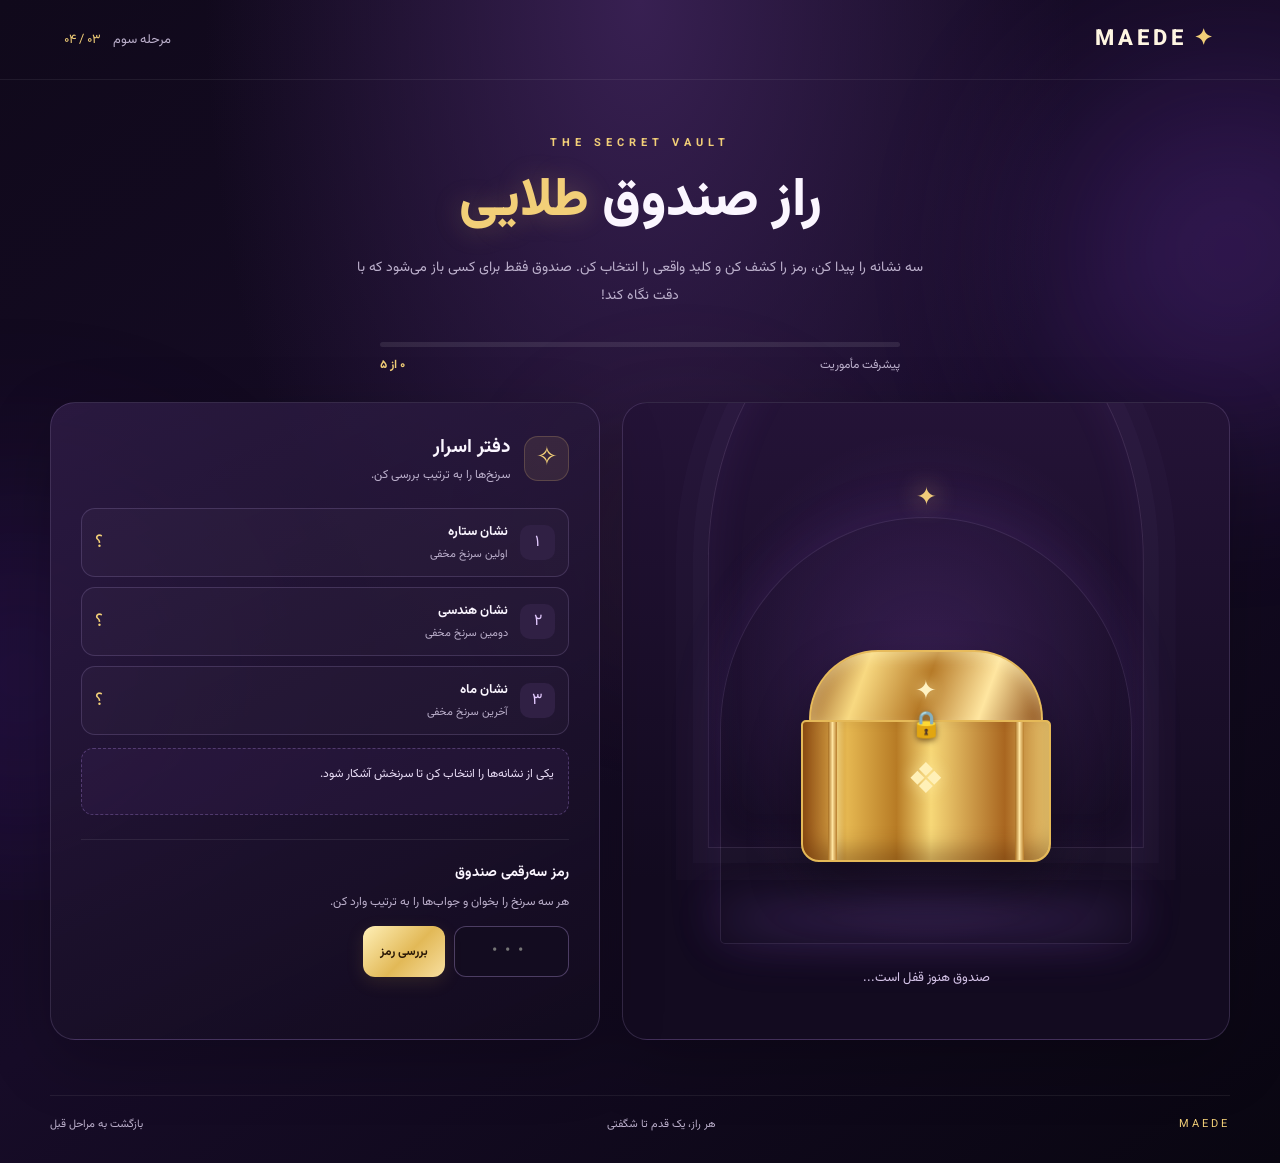
<file: stage3.html>
<!DOCTYPE html>
<html lang="fa" dir="rtl">
<head>
  <meta charset="UTF-8">
  <meta name="viewport" content="width=device-width, initial-scale=1.0">
  <title>راز صندوق طلایی | MAEDE</title>
  <link rel="stylesheet" href="stage3.css">
  <script src="stage3.js" defer></script>
  <link rel="stylesheet" href="maede-plus.css">
  <script src="maede-plus.js" defer></script>
</head>
<body>
  <div class="magic-bg" aria-hidden="true">
    <div class="orb orb-one"></div>
    <div class="orb orb-two"></div>
    <div class="orb orb-three"></div>
  </div>
  <div id="particles" aria-hidden="true"></div>

  <header class="topbar">
    <a class="brand" href="index.html">MAEDE<span>✦</span></a>
    <div class="stage-label">مرحله سوم <span>۰۳ / ۰۴</span></div>
  </header>

  <main class="game">
    <section class="intro">
      <div class="eyebrow">THE SECRET VAULT</div>
      <h1>راز صندوق <span>طلایی</span></h1>
      <p>
        سه نشانه را پیدا کن، رمز را کشف کن و کلید واقعی را انتخاب کن.
        صندوق فقط برای کسی باز می‌شود که با دقت نگاه کند!
      </p>
    </section>

    <section class="progress-wrap" aria-label="پیشرفت بازی">
      <div class="progress-track">
        <div id="progressBar" class="progress-fill"></div>
      </div>
      <div class="progress-text">
        <span>پیشرفت مأموریت</span>
        <strong id="progressLabel">۰ از ۵</strong>
      </div>
    </section>

    <section class="vault-layout">
      <div class="vault-scene">
        <div class="moon">✦</div>
        <div class="arch"></div>

        <div class="chest" id="chest" aria-label="صندوق طلایی">
          <div class="chest-lid">
            <div class="lid-gem">✦</div>
          </div>
          <div class="chest-body">
            <div class="chest-ornament">❖</div>
            <div class="chest-lock" id="chestLock">🔒</div>
          </div>
          <div class="chest-glow"></div>
        </div>

        <div class="floor-glow"></div>
        <div class="scene-caption" id="sceneCaption">
          صندوق هنوز قفل است...
        </div>
      </div>

      <div class="mission-panel">
        <div class="panel-heading">
          <span class="panel-icon">✧</span>
          <div>
            <h2>دفتر اسرار</h2>
            <p>سرنخ‌ها را به ترتیب بررسی کن.</p>
          </div>
        </div>

        <div class="clues">
          <button class="clue-card" data-clue="0" type="button">
            <span class="clue-number">۱</span>
            <span class="clue-info">
              <strong>نشان ستاره</strong>
              <small>اولین سرنخ مخفی</small>
            </span>
            <span class="clue-status">؟</span>
          </button>

          <button class="clue-card" data-clue="1" type="button">
            <span class="clue-number">۲</span>
            <span class="clue-info">
              <strong>نشان هندسی</strong>
              <small>دومین سرنخ مخفی</small>
            </span>
            <span class="clue-status">؟</span>
          </button>

          <button class="clue-card" data-clue="2" type="button">
            <span class="clue-number">۳</span>
            <span class="clue-info">
              <strong>نشان ماه</strong>
              <small>آخرین سرنخ مخفی</small>
            </span>
            <span class="clue-status">؟</span>
          </button>
        </div>

        <div class="clue-reveal" id="clueReveal" aria-live="polite">
          یکی از نشانه‌ها را انتخاب کن تا سرنخش آشکار شود.
        </div>

        <div class="puzzle-section">
          <label for="vaultCode">رمز سه‌رقمی صندوق</label>
          <p class="puzzle-hint">
            هر سه سرنخ را بخوان و جواب‌ها را به ترتیب وارد کن.
          </p>
          <div class="code-row">
            <input
              id="vaultCode"
              type="text"
              inputmode="numeric"
              maxlength="3"
              placeholder="•••"
              autocomplete="off"
              aria-label="رمز سه‌رقمی صندوق"
            >
            <button id="checkCode" class="gold-button" type="button">
              بررسی رمز
            </button>
          </div>
          <p id="codeMessage" class="message" aria-live="polite"></p>
        </div>

        <div id="keySection" class="key-section hidden">
          <h3>قفل باز شده؛ کلید نهایی را انتخاب کن</h3>
          <p>نگهبان صندوق این پیام را گذاشته:</p>
          <blockquote>
            «کلید من نه به رنگ شب است و نه به رنگ ماه؛
            رنگش مانند خورشید و گنج است.»
          </blockquote>
          <div class="key-options">
            <button class="key-option" data-key="silver" type="button">
              <span>🗝️</span>
              <strong>کلید نقره‌ای</strong>
            </button>
            <button class="key-option" data-key="gold" type="button">
              <span>🔑</span>
              <strong>کلید طلایی</strong>
            </button>
            <button class="key-option" data-key="purple" type="button">
              <span>🗝️</span>
              <strong>کلید بنفش</strong>
            </button>
          </div>
          <p id="keyMessage" class="message" aria-live="polite"></p>
        </div>

        <div id="reward" class="reward hidden" aria-live="polite">
          <div class="reward-sparkle">✦ ✧ ✦</div>
          <h2>صندوق باز شد!</h2>
          <p>
            آفرین! با دقت و هوش خودت راز اتاق را کشف کردی.
            یک سورپرایز دیگر در انتظار توست...
          </p>
          <div class="reward-seal">MAEDE</div>
          <button id="finishButton" class="gold-button finish-button" type="button">
            دیدن پایان این مرحله
          </button>
          <p id="finishMessage" class="message"></p>
        </div>
      </div>
      

    </section>

    <footer class="footer">
      <span>MAEDE</span>
      <span>هر راز، یک قدم تا شگفتی</span>
      <a href="index.html">بازگشت به مراحل قبل</a>
    </footer>
  </main>
</body>
</html>
</file>
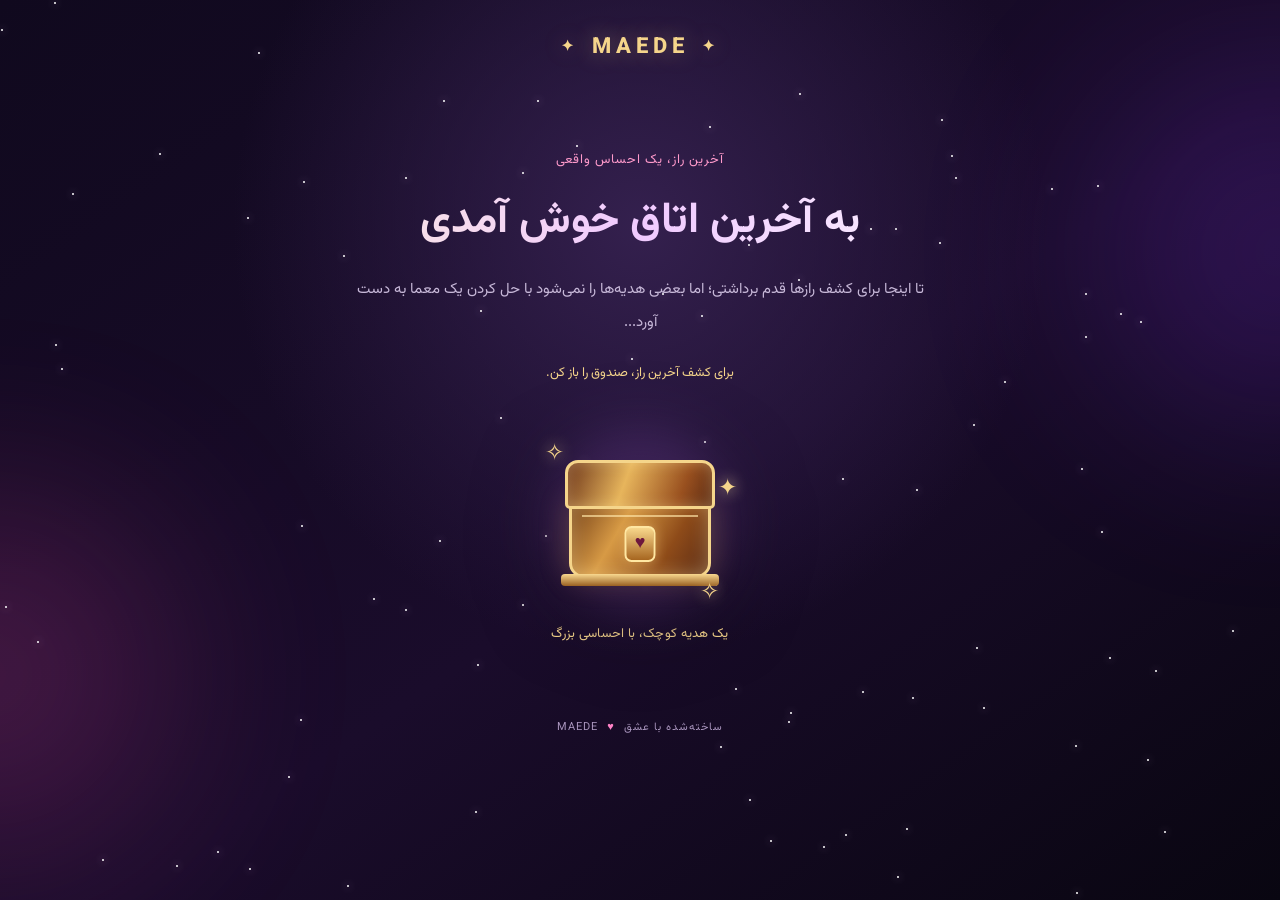
<file: stage4.html>
<!DOCTYPE html>
<html lang="fa" dir="rtl">
<head>
    <meta charset="UTF-8">
    <meta name="viewport" content="width=device-width, initial-scale=1.0">
    <meta name="theme-color" content="#10091e">
    <title>MAEDE | اتاق آخر</title>

    <link rel="stylesheet" href="stage4.css">
    <script src="stage4.js" defer></script>
  <link rel="stylesheet" href="maede-plus.css">
  <script src="maede-plus.js" defer></script>
</head>
<body>

    <div class="background-glow glow-one"></div>
    <div class="background-glow glow-two"></div>
    <div class="stars" id="stars"></div>
    <div class="hearts" id="hearts"></div>

    <main class="final-room">
        <header class="brand">
            <span class="brand-symbol">✦</span>
            <span>MAEDE</span>
            <span class="brand-symbol">✦</span>
        </header>

        <section class="intro" id="intro">
            <p class="eyebrow">آخرین راز، یک احساس واقعی</p>
            <h1>به آخرین اتاق خوش آمدی</h1>
            <p class="intro-text">
                تا اینجا برای کشف رازها قدم برداشتی؛
                اما بعضی هدیه‌ها را نمی‌شود با حل کردن یک معما به دست آورد...
            </p>
            <p class="intro-hint">برای کشف آخرین راز، صندوق را باز کن.</p>

            <button class="chest-button" id="chestButton"
                    type="button" aria-label="باز کردن صندوق هدیه">
                <span class="chest-aura"></span>
                <span class="chest-lid"></span>
                <span class="chest-body">
                    <span class="chest-lock">♥</span>
                </span>
                <span class="chest-base"></span>
                <span class="chest-sparkle sparkle-one">✧</span>
                <span class="chest-sparkle sparkle-two">✦</span>
                <span class="chest-sparkle sparkle-three">✧</span>
            </button>

            <p class="chest-caption" id="chestCaption">
                یک هدیه کوچک، با احساسی بزرگ
            </p>
        </section>

        <section class="letter-section" id="letterSection" hidden>
            <div class="letter-card">
                <div class="letter-top">✦ یک پیام از قلب MAEDE ✦</div>

                <div class="letter-heart">♡</div>

                <h2>برای کسی که این لحظه را می‌خواند...</h2>

                <p class="letter-message" id="letterMessage"></p>

                <div class="letter-divider">
                    <span>♥</span>
                </div>

                <p class="signature">با تمام احساسی که در این کلمات جا می‌شود...</p>

                <button class="primary-button" id="editButton" type="button">
                    ویرایش پیام نهایی
                </button>

                <button class="secondary-button" id="replayButton" type="button">
                    تماشای دوباره لحظه باز شدن هدیه
                </button>
            </div>
        </section>

        <section class="editor-section" id="editorSection" hidden>
            <div class="editor-card">
                <span class="editor-icon">✍</span>
                <h2>پیامت را با احساس خودت بنویس</h2>
                <p>
                    این متن کاملاً متعلق به توست. هر چیزی که دوست داری،
                    اینجا بنویس و پیش‌نمایش آن را ببین.
                </p>

                <label for="messageInput">متن پیام عاشقانه</label>
                <textarea id="messageInput" rows="7"
                    maxlength="3000"
                    placeholder="پیام خودت را اینجا بنویس..."></textarea>

                <div class="editor-actions">
                    <button class="primary-button" id="saveButton" type="button">
                        ذخیره و نمایش پیام
                    </button>
                    <button class="secondary-button" id="cancelButton" type="button">
                        انصراف
                    </button>
                    <button class="text-button" id="resetButton" type="button">
                        بازگردانی متن اولیه
                    </button>
                </div>

                <p class="save-status" id="saveStatus" aria-live="polite"></p>
            </div>
        </section>

        <footer class="footer">
            <span>ساخته‌شده با عشق</span>
            <span class="footer-heart">♥</span>
            <span>MAEDE</span>
        </footer>
    </main>

</body>
</html>
</file>
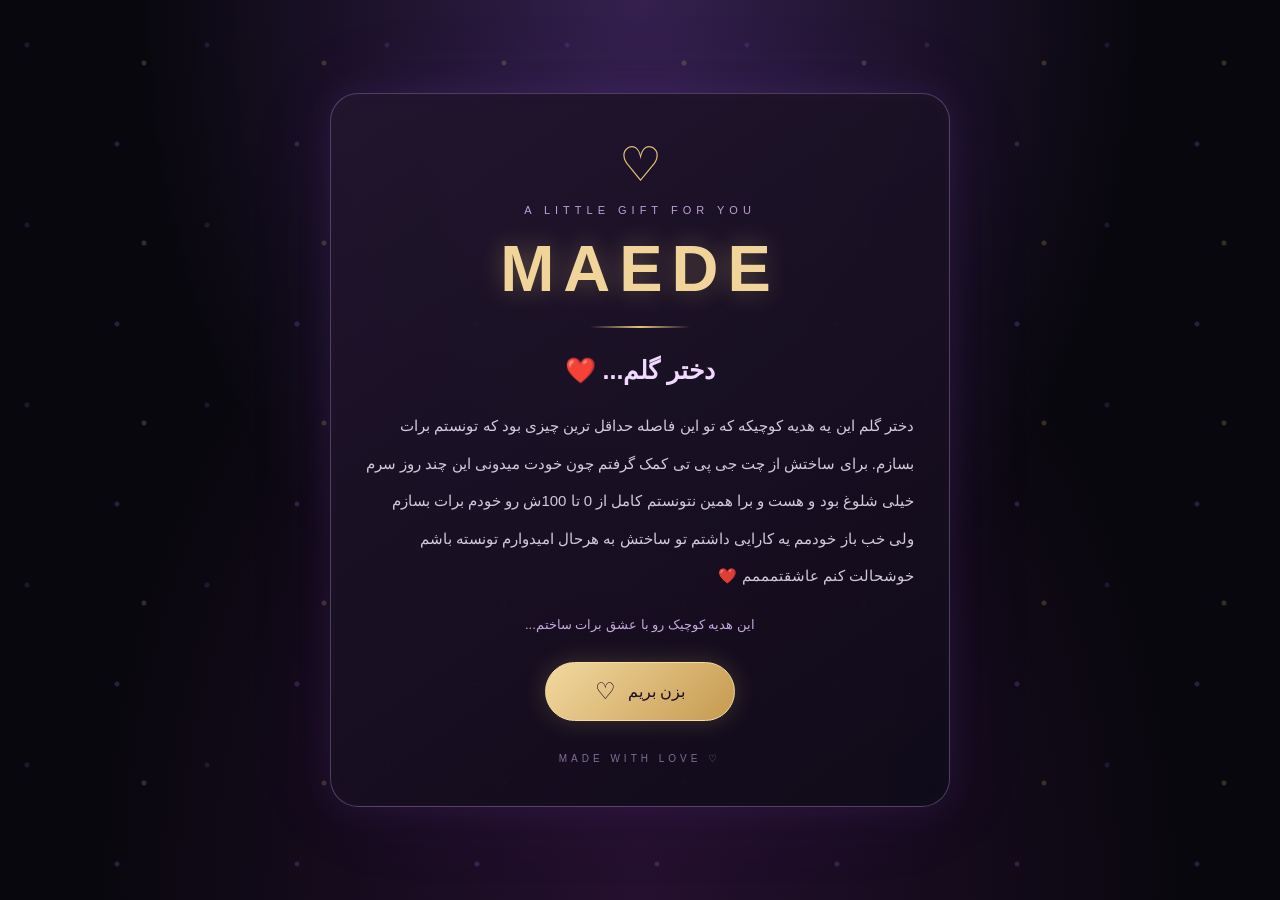
<file: welcome.html>
<!DOCTYPE html>
<html lang="fa" dir="rtl">
<head>
    <meta charset="UTF-8">
    <meta name="viewport" content="width=device-width, initial-scale=1.0">
    <title>یک هدیه برای تو | MAEDE</title>

    <link rel="stylesheet" href="welcome.css">
    <script src="welcome.js" defer></script>
  <link rel="stylesheet" href="maede-plus.css">
  <script src="maede-plus.js" defer></script>
</head>
<body>

    <div class="stars"></div>

    <main class="welcome-card">
        <div class="heart">♡</div>

        <p class="eyebrow">A LITTLE GIFT FOR YOU</p>

        <h1>MAEDE</h1>

        <div class="gold-line"></div>

        <h2>دختر گلم... ❤️</h2>

        <div class="message">
            دختر گلم این یه هدیه کوچیکه که تو این فاصله
            حداقل ترین چیزی بود که تونستم برات بسازم.
            برای ساختش از چت جی پی تی کمک گرفتم چون خودت
            میدونی این چند روز سرم خیلی شلوغ بود و هست و
            برا همین نتونستم کامل از 0 تا 100ش رو خودم
            برات بسازم ولی خب باز خودمم یه کارایی داشتم
            تو ساختش به هرحال امیدوارم تونسته باشم
            خوشحالت کنم عاشقتمممم ❤️
        </div>

        <p class="small-message">
            این هدیه کوچیک رو با عشق برات ساختم...
        </p>

        <button id="startButton">
            <span>بزن بریم</span>
            <span class="button-heart">♡</span>
        </button>

        <p class="footer">MADE WITH LOVE ♡</p>
    </main>

</body>
</html>
</file>
<file: stage3.css>
@import url('https://fonts.googleapis.com/css2?family=Vazirmatn:wght@400;500;600;700;800&display=swap');

:root {
  --bg: #10091b;
  --panel: rgba(31, 19, 48, 0.88);
  --purple: #bd8cff;
  --purple-light: #e3caff;
  --gold: #f2cf78;
  --gold-dark: #a86c22;
  --muted: #bcb0cc;
  --border: rgba(215, 184, 255, 0.17);
}

* {
  box-sizing: border-box;
}

html {
  scroll-behavior: smooth;
}

body {
  margin: 0;
  min-height: 100vh;
  color: #fbf6ff;
  background:
    radial-gradient(ellipse at 50% 0%, #382052 0%, transparent 48%),
    linear-gradient(145deg, #10091b, #170c28 52%, #090611);
  font-family: "Vazirmatn", Tahoma, sans-serif;
  overflow-x: hidden;
}

button, input {
  font: inherit;
}

button, a {
  -webkit-tap-highlight-color: transparent;
}

button {
  color: inherit;
}

a {
  color: inherit;
  text-decoration: none;
}

.magic-bg {
  position: fixed;
  inset: 0;
  z-index: -2;
  overflow: hidden;
  pointer-events: none;
}

.orb {
  position: absolute;
  width: 360px;
  height: 360px;
  border-radius: 50%;
  filter: blur(100px);
  opacity: .2;
  animation: drift 11s ease-in-out infinite alternate;
}

.orb-one {
  top: 8%;
  right: -130px;
  background: #a24cff;
}

.orb-two {
  bottom: 5%;
  left: -160px;
  background: #5925a7;
  animation-delay: -4s;
}

.orb-three {
  top: 48%;
  left: 45%;
  width: 220px;
  height: 220px;
  background: #d9a84e;
  opacity: .08;
  animation-delay: -7s;
}

#particles {
  position: fixed;
  inset: 0;
  z-index: -1;
  pointer-events: none;
  overflow: hidden;
}

.particle {
  position: absolute;
  bottom: -25px;
  color: var(--purple-light);
  opacity: 0;
  text-shadow: 0 0 12px #c79aff;
  animation: float-up var(--duration, 8s) linear forwards;
}

.topbar {
  display: flex;
  justify-content: space-between;
  align-items: center;
  gap: 16px;
  padding: 22px clamp(18px, 5vw, 70px);
  border-bottom: 1px solid rgba(255,255,255,.07);
}

.brand {
  direction: ltr;
  font-size: 22px;
  font-weight: 800;
  letter-spacing: 4px;
  color: #fff6e2;
}

.brand span {
  color: var(--gold);
  margin-left: 7px;
}

.stage-label {
  color: var(--muted);
  font-size: 13px;
}

.stage-label span {
  margin-right: 9px;
  color: var(--gold);
}

.game {
  width: min(1180px, calc(100% - 32px));
  margin: 0 auto;
}

.intro {
  max-width: 760px;
  margin: 55px auto 32px;
  text-align: center;
}

.eyebrow {
  color: var(--gold);
  font-size: 11px;
  font-weight: 700;
  letter-spacing: 5px;
  direction: ltr;
}

.intro h1 {
  margin: 13px 0;
  font-size: clamp(32px, 5vw, 54px);
  line-height: 1.4;
  font-weight: 800;
}

.intro h1 span {
  color: var(--gold);
  text-shadow: 0 0 28px rgba(242,207,120,.25);
}

.intro p {
  max-width: 580px;
  margin: 0 auto;
  color: var(--muted);
  line-height: 2;
  font-size: 14px;
}

.progress-wrap {
  width: min(520px, 100%);
  margin: 0 auto 28px;
}

.progress-track {
  height: 5px;
  border-radius: 10px;
  background: rgba(255,255,255,.09);
  overflow: hidden;
}

.progress-fill {
  width: 0;
  height: 100%;
  border-radius: inherit;
  background: linear-gradient(90deg, #a65dff, var(--gold));
  box-shadow: 0 0 14px rgba(203,146,255,.7);
  transition: width .5s ease;
}

.progress-text {
  display: flex;
  justify-content: space-between;
  margin-top: 9px;
  color: var(--muted);
  font-size: 12px;
}

.progress-text strong {
  color: var(--gold);
}

.vault-layout {
  display: grid;
  grid-template-columns: minmax(0, 1.05fr) minmax(0, .95fr);
  gap: 22px;
  align-items: stretch;
  margin-bottom: 55px;
}

.vault-scene,
.mission-panel {
  position: relative;
  min-width: 0;
  overflow: hidden;
  border: 1px solid var(--border);
  border-radius: 25px;
  background: linear-gradient(155deg, rgba(49,30,73,.75), rgba(18,11,30,.96));
  box-shadow: 0 20px 65px rgba(0,0,0,.22);
}

.vault-scene {
  min-height: 590px;
  display: flex;
  align-items: center;
  justify-content: center;
  flex-direction: column;
  isolation: isolate;
  background:
    radial-gradient(ellipse at 50% 45%, rgba(139,78,195,.25), transparent 52%),
    linear-gradient(180deg, #241337, #130b20 75%);
}

.vault-scene::before {
  content: "";
  position: absolute;
  top: -20%;
  left: 50%;
  width: 72%;
  height: 90%;
  transform: translateX(-50%);
  border: 1px solid rgba(226,190,255,.14);
  border-radius: 50% 50% 0 0;
  box-shadow:
    0 0 0 15px rgba(200,158,255,.025),
    0 0 0 32px rgba(200,158,255,.02),
    inset 0 0 40px rgba(163,100,235,.08);
  z-index: -1;
}

.arch {
  position: absolute;
  width: 68%;
  height: 67%;
  bottom: 15%;
  border: 1px solid rgba(212,180,255,.12);
  border-radius: 50% 50% 5px 5px;
  box-shadow: 0 0 55px rgba(143,77,213,.12);
}

.moon {
  position: absolute;
  top: 12%;
  color: var(--gold);
  font-size: 25px;
  text-shadow: 0 0 25px var(--gold);
  animation: twinkle 2.4s ease-in-out infinite;
}

.chest {
  position: relative;
  z-index: 2;
  width: min(250px, 68%);
  margin-top: 70px;
  filter: drop-shadow(0 25px 25px rgba(0,0,0,.4));
  transition: transform .5s ease, filter .5s ease;
}

.chest-lid {
  position: relative;
  height: 72px;
  margin: 0 8px -2px;
  border: 2px solid #e7bb5c;
  border-bottom: 0;
  border-radius: 95px 95px 4px 4px;
  background: linear-gradient(110deg, #8c4d17, #f8d981 24%, #b67a28 50%, #ffe6a0 75%, #8a4b16);
  box-shadow: inset 0 5px 13px rgba(255,244,192,.4);
  transform-origin: bottom;
  transition: transform .9s cubic-bezier(.2,.8,.2,1);
}

.lid-gem {
  position: absolute;
  left: 50%;
  top: 20px;
  transform: translateX(-50%);
  color: #fff2c2;
  font-size: 26px;
  text-shadow: 0 0 13px #fff0ad;
}

.chest-body {
  position: relative;
  height: 142px;
  border: 2px solid #e5b958;
  border-radius: 5px 5px 18px 18px;
  background:
    linear-gradient(90deg, transparent 13%, rgba(255,235,155,.55) 14%, transparent 17%),
    linear-gradient(90deg, #965316, #e5b751 18%, #b77b25 38%, #f7d878 52%, #a96620 82%, #f3d075);
  box-shadow: inset 0 -12px 20px rgba(76,35,4,.35);
}

.chest-body::before,
.chest-body::after {
  content: "";
  position: absolute;
  top: 0;
  bottom: 0;
  width: 9px;
  background: linear-gradient(90deg, #a56a1d, #ffe5a0, #b77c2a);
}

.chest-body::before {
  left: 25px;
}

.chest-body::after {
  right: 25px;
}

.chest-ornament {
  position: absolute;
  top: 28px;
  left: 50%;
  transform: translateX(-50%);
  color: #fff0b7;
  font-size: 42px;
  text-shadow: 0 0 15px rgba(255,232,155,.8);
}

.chest-lock {
  position: absolute;
  z-index: 2;
  left: 50%;
  top: -16px;
  transform: translateX(-50%);
  font-size: 26px;
  filter: drop-shadow(0 2px 3px rgba(60,28,0,.7));
}

.chest-glow {
  position: absolute;
  left: 50%;
  top: 45%;
  width: 150%;
  height: 130%;
  transform: translate(-50%, -50%);
  border-radius: 50%;
  background: rgba(255,211,105,0);
  filter: blur(30px);
  z-index: -1;
  transition: background 1s ease;
}

.chest.open .chest-lid {
  transform: rotate(-27deg) translate(-9px, -25px);
}

.chest.open .chest-lock {
  opacity: 0;
}

.chest.open .chest-glow {
  background: rgba(255,211,105,.45);
}

.chest.open {
  filter: drop-shadow(0 0 28px rgba(255,204,92,.4));
  animation: chest-open .8s ease;
}

.floor-glow {
  position: absolute;
  bottom: 17%;
  width: 70%;
  height: 25px;
  border-radius: 50%;
  background: rgba(164,103,236,.35);
  filter: blur(23px);
}

.scene-caption {
  position: absolute;
  bottom: 8%;
  color: #d5c4e8;
  font-size: 13px;
  text-align: center;
}

.mission-panel {
  padding: clamp(18px, 3vw, 30px);
}

.panel-heading {
  display: flex;
  align-items: center;
  gap: 14px;
  margin-bottom: 24px;
}

.panel-icon {
  display: grid;
  place-items: center;
  width: 45px;
  height: 45px;
  border-radius: 14px;
  color: var(--gold);
  font-size: 26px;
  background: rgba(240,202,119,.09);
  border: 1px solid rgba(240,202,119,.2);
}

.panel-heading h2 {
  margin: 0;
  font-size: 19px;
}

.panel-heading p {
  margin: 4px 0 0;
  color: var(--muted);
  font-size: 12px;
}

.clues {
  display: grid;
  gap: 10px;
}

.clue-card {
  display: flex;
  align-items: center;
  gap: 12px;
  width: 100%;
  padding: 13px;
  text-align: right;
  border: 1px solid var(--border);
  border-radius: 14px;
  background: rgba(255,255,255,.025);
  cursor: pointer;
  transition: .25s ease;
}

.clue-card:hover,
.clue-card:focus-visible {
  border-color: rgba(201,158,255,.65);
  background: rgba(166,104,232,.1);
  transform: translateY(-2px);
  outline: none;
}

.clue-card.found {
  border-color: rgba(242,207,120,.45);
  background: rgba(242,207,120,.07);
}

.clue-number {
  display: grid;
  place-items: center;
  flex: 0 0 35px;
  height: 35px;
  border-radius: 10px;
  background: #302044;
  color: var(--purple-light);
}

.clue-info {
  display: grid;
  gap: 4px;
  flex: 1;
}

.clue-info strong {
  font-size: 13px;
}

.clue-info small {
  font-size: 11px;
  color: var(--muted);
}

.clue-status {
  color: var(--gold);
  font-size: 19px;
}

.clue-reveal {
  min-height: 67px;
  margin-top: 13px;
  padding: 13px 14px;
  color: #e9ddf6;
  font-size: 12px;
  line-height: 2;
  border-radius: 12px;
  border: 1px dashed rgba(201,158,255,.27);
  background: rgba(142,89,191,.07);
}

.puzzle-section {
  margin-top: 24px;
  padding-top: 22px;
  border-top: 1px solid rgba(255,255,255,.08);
}

.puzzle-section label {
  display: block;
  font-weight: 700;
  font-size: 14px;
}

.puzzle-hint {
  margin: 7px 0 13px;
  color: var(--muted);
  font-size: 12px;
  line-height: 1.9;
}

.code-row {
  display: flex;
  gap: 9px;
}

.code-row input {
  width: 115px;
  min-width: 0;
  text-align: center;
  letter-spacing: 8px;
  padding: 12px 8px;
  border: 1px solid rgba(208,175,255,.3);
  border-radius: 12px;
  color: #fff;
  background: #130c20;
  outline: none;
}

.code-row input:focus {
  border-color: var(--purple);
  box-shadow: 0 0 0 3px rgba(189,140,255,.12);
}

.gold-button {
  border: 0;
  border-radius: 12px;
  padding: 12px 17px;
  font-weight: 700;
  font-size: 12px;
  color: #2b1906;
  background: linear-gradient(135deg, #fff0b8, #e2b957 55%, #f8dfa0);
  box-shadow: 0 5px 18px rgba(222,177,76,.13);
  cursor: pointer;
  transition: transform .2s ease, box-shadow .2s ease;
}

.gold-button:hover {
  transform: translateY(-2px);
  box-shadow: 0 8px 24px rgba(222,177,76,.24);
}

.message {
  min-height: 22px;
  margin: 10px 0 0;
  color: var(--muted);
  font-size: 12px;
  line-height: 1.9;
}

.message.success {
  color: #a8f0c0;
}

.message.error {
  color: #ffabb9;
}

.key-section,
.reward {
  margin-top: 24px;
  padding-top: 22px;
  border-top: 1px solid rgba(255,255,255,.08);
  animation: reveal .55s ease both;
}

.key-section h3 {
  margin: 0;
  font-size: 15px;
}

.key-section > p {
  color: var(--muted);
  font-size: 12px;
}

.key-section blockquote {
  margin: 12px 0;
  padding: 12px;
  border-right: 3px solid var(--gold);
  border-radius: 8px 0 0 8px;
  background: rgba(242,207,120,.06);
  color: #f0dfb4;
  font-size: 12px;
  line-height: 2;
}

.key-options {
  display: grid;
  grid-template-columns: repeat(3, minmax(0, 1fr));
  gap: 8px;
}

.key-option {
  min-width: 0;
  display: grid;
  justify-items: center;
  gap: 9px;
  padding: 13px 5px;
  border: 1px solid var(--border);
  border-radius: 12px;
  background: rgba(255,255,255,.03);
  cursor: pointer;
  transition: .2s ease;
}

.key-option span {
  font-size: 27px;
}

.key-option strong {
  font-size: 10px;
}

.key-option:hover {
  border-color: var(--gold);
  background: rgba(242,207,120,.08);
  transform: translateY(-3px);
}

.key-option:disabled {
  cursor: default;
  opacity: .65;
  transform: none;
}

.key-option.correct {
  border-color: #a8f0c0;
  background: rgba(87,199,127,.12);
}

.reward {
  text-align: center;
}

.reward-sparkle {
  color: var(--gold);
  letter-spacing: 10px;
  font-size: 22px;
  animation: twinkle 2s infinite;
}

.reward h2 {
  color: var(--gold);
  font-size: 25px;
}

.reward p {
  color: var(--muted);
  font-size: 13px;
  line-height: 2;
}

.reward-seal {
  display: inline-block;
  margin: 12px 0 20px;
  padding: 10px 18px;
  direction: ltr;
  letter-spacing: 5px;
  border: 1px solid rgba(242,207,120,.55);
  border-radius: 50px;
  color: var(--gold);
  font-size: 13px;
}

.finish-button {
  display: block;
  width: 100%;
}

.hidden {
  display: none !important;
}

.footer {
  display: flex;
  justify-content: space-between;
  align-items: center;
  flex-wrap: wrap;
  gap: 15px;
  padding: 20px 0 30px;
  color: var(--muted);
  border-top: 1px solid rgba(255,255,255,.07);
  font-size: 11px;
}

.footer span:first-child {
  color: var(--gold);
  direction: ltr;
  letter-spacing: 3px;
}

.footer a:hover {
  color: var(--purple-light);
}

@keyframes drift {
  to { transform: translate(25px, -30px) scale(1.12); }
}

@keyframes float-up {
  0% { opacity: 0; transform: translateY(0) rotate(0deg); }
  15% { opacity: .75; }
  80% { opacity: .6; }
  100% { opacity: 0; transform: translateY(-110vh) rotate(250deg); }
}

@keyframes twinkle {
  0%, 100% { opacity: .65; transform: scale(1); }
  50% { opacity: 1; transform: scale(1.2); }
}

@keyframes chest-open {
  0%, 100% { transform: translateY(0); }
  40% { transform: translateY(-12px); }
}

@keyframes reveal {
  from { opacity: 0; transform: translateY(10px); }
  to { opacity: 1; transform: translateY(0); }
}

@media (max-width: 800px) {
  .vault-layout {
    grid-template-columns: 1fr;
  }

  .vault-scene {
    min-height: 440px;
  }

  .intro {
    margin-top: 38px;
  }
}

@media (max-width: 430px) {
  .game {
    width: min(100% - 22px, 1180px);
  }

  .topbar {
    padding: 17px 15px;
  }

  .brand {
    font-size: 18px;
  }

  .stage-label {
    font-size: 11px;
  }

  .mission-panel {
    padding: 17px 13px;
  }

  .code-row {
    flex-direction: column;
  }

  .code-row input,
  .code-row .gold-button {
    width: 100%;
  }

  .key-options {
    gap: 5px;
  }

  .key-option strong {
    font-size: 9px;
  }
}

@media (prefers-reduced-motion: reduce) {
  *, *::before, *::after {
    animation-duration: .01ms !important;
    animation-iteration-count: 1 !important;
    scroll-behavior: auto !important;
    transition-duration: .01ms !important;
  }
}

/* ===== تنظیمات پایه ریسپانسیو MAEDE ===== */

*,
*::before,
*::after {
    box-sizing: border-box;
}

html {
    width: 100%;
    max-width: 100%;
    overflow-x: clip;
    -webkit-text-size-adjust: 100%;
}

body {
    width: 100%;
    max-width: 100%;
    margin-left: auto;
    margin-right: auto;
}

img,
video,
canvas,
svg {
    max-width: 100%;
}

img,
video {
    height: auto;
}

button,
input,
textarea,
select {
    max-width: 100%;
    font: inherit;
}

button {
    touch-action: manipulation;
}

/* ===== تنظیمات صفحه‌های کوچک ===== */

@media screen and (max-width: 600px) {
    body {
        font-size: 14px;
    }

    h1 {
        font-size: clamp(25px, 7vw, 38px);
        line-height: 1.5;
    }

    h2 {
        font-size: clamp(19px, 5vw, 27px);
        line-height: 1.6;
    }

    p {
        overflow-wrap: anywhere;
    }

    button {
        min-height: 44px;
        padding: 11px 16px;
    }

    input,
    textarea,
    select {
        min-width: 0;
        font-size: 16px;
    }

    textarea {
        width: 100%;
    }
}

/* ===== مرحله سوم MAEDE در موبایل ===== */

@media screen and (max-width: 600px) {
    .vault-layout {
        display: grid;
        grid-template-columns: minmax(0, 1fr);
        gap: 18px;
        width: 100%;
        max-width: 100%;
    }

    .vault-layout > * {
        min-width: 0;
        max-width: 100%;
    }

    #vaultCode {
        width: 100%;
        max-width: 100%;
        min-height: 48px;
    }

    #checkCode,
    #finishButton {
        min-height: 46px;
        max-width: 100%;
    }

    #keySection,
    #reward {
        max-width: 100%;
        overflow-wrap: anywhere;
    }
}
</file>
<file: maede-plus.css>
.mp-trail{position:fixed;z-index:9999;pointer-events:none;color:#f5d58b;font-size:14px;transform:translate(-50%,-50%);animation:mpFade .9s ease-out forwards;text-shadow:0 0 8px #f5d58b}
@keyframes mpFade{to{opacity:0;transform:translate(-50%,-160%) scale(.4)}}
.mp-petals{position:fixed;inset:0;overflow:hidden;pointer-events:none;z-index:0}
.mp-petals span{position:absolute;top:-8%;opacity:.32;animation:mpFall linear infinite}
@keyframes mpFall{to{transform:translate(70px,115vh) rotate(360deg)}}
.mp-confetti{position:fixed;top:-30px;z-index:9998;pointer-events:none;animation:mpConf linear forwards}
@keyframes mpConf{to{transform:translateY(112vh) rotate(540deg);opacity:.25}}
.mp-pop{position:fixed;z-index:9999;pointer-events:none;color:#f5d58b;font-weight:700;transform:translate(-50%,-50%);animation:mpPop 1s ease-out forwards;text-shadow:0 0 10px #000a}
@keyframes mpPop{to{opacity:0;transform:translate(-50%,-260%) scale(1.3)}}
.mp-bar,.mp-studio{display:flex;flex-wrap:wrap;gap:8px;align-items:center;justify-content:center;margin:12px 0}
.mp-chip{padding:9px 15px;border-radius:999px;border:1px solid #e7c7ff55;background:#ffffff12;color:inherit;font:inherit;font-size:13px;cursor:pointer;transition:transform .2s,box-shadow .2s,background .2s}
.mp-chip:hover{transform:translateY(-2px);background:#ffffff22;box-shadow:0 6px 18px #b995ed44}
.mp-main{background:linear-gradient(120deg,#ffe4a0,#e9b6ff);color:#28132d;border-color:#f5d58b99;font-weight:700}
.mp-name{width:100%;text-align:center;color:#f5d58b;font-size:14px;line-height:1.9;padding:6px 10px;border-radius:14px;background:#ffffff0d}
.mp-card{margin:0 auto 14px;max-width:340px;padding:12px;border-radius:18px;border:1px solid #f5d58b66;background:#ffffff10;box-shadow:0 10px 40px #0006;text-align:center}
.mp-card img{width:100%;border-radius:12px;display:block}
.mp-card figcaption{margin:10px 0 6px;color:#f5d58b;font-size:13px;line-height:1.9}
.mp-card a{color:#e9b6ff;font-size:13px}
.choice-button,.accessory-button,.fabric-choice,.shape-choice,.color-choice,.flower-card{transition:transform .2s,box-shadow .25s}
.choice-button:hover,.accessory-button:hover,.fabric-choice:hover,.shape-choice:hover,.flower-card:hover{transform:translateY(-3px);box-shadow:0 8px 22px #b995ed44}
.color-choice:hover{transform:scale(1.18)}
.choice-button.selected,.accessory-button.selected,.fabric-choice.selected,.shape-choice.selected,.color-choice.selected{box-shadow:0 0 0 2px #f5d58b99,0 0 22px #b995ed66}
.dress-scene{box-shadow:0 20px 70px #8d4bd533,inset 0 0 40px #ffffff08}
.stage.active{animation:mpStage .7s both}
@keyframes mpStage{from{opacity:0;transform:translateY(18px)}to{opacity:1;transform:none}}
@media (prefers-reduced-motion:reduce){.mp-petals,.mp-trail{display:none}.stage.active{animation:none}}
.mp-live{width:100%;text-align:center;color:#ffe4a0;font-size:14px;font-weight:700}
.extras-studio{margin-top:14px}
.mp-score{margin:14px auto;padding:18px;max-width:420px;border-radius:20px;border:1px solid #f5d58b66;background:linear-gradient(145deg,#ffffff14,#b995ed12);box-shadow:0 10px 40px #0005;text-align:center}
.mp-stars{color:#f5d58b;font-size:26px;letter-spacing:4px;text-shadow:0 0 14px #f5d58b88}
.mp-total{font-size:38px;font-weight:800;color:#fff;margin:4px 0}
.mp-title{color:#e9b6ff;font-size:17px;margin-bottom:12px}
.mp-row{display:grid;grid-template-columns:130px 1fr 34px;gap:8px;align-items:center;margin:8px 0;font-size:13px;text-align:right}
.mp-track{height:9px;border-radius:9px;background:#ffffff1c;overflow:hidden}
.mp-bar-fill{height:100%;width:0;border-radius:9px;background:linear-gradient(90deg,#e9b6ff,#f5d58b);transition:width 1.1s cubic-bezier(.2,.8,.2,1)}
.mp-tip{color:#f0e5f9;font-size:13px;line-height:2;margin:12px 0 4px}
.mp-best{color:#f5d58b;font-size:12px;margin:0}
@media (max-width:480px){.mp-row{grid-template-columns:105px 1fr 30px}}
</file>
<file: stage4.css>
@import url('https://fonts.googleapis.com/css2?family=Vazirmatn:wght@300;400;500;600;700;800&display=swap');

:root {
    --bg: #10091e;
    --purple: #a56bff;
    --pink: #ff9acb;
    --gold: #f5d58b;
    --text: #fff7ff;
    --muted: #c7b8d8;
}

* {
    box-sizing: border-box;
}

[hidden] {
    display: none !important;
}

html {
    scroll-behavior: smooth;
}

body {
    margin: 0;
    min-height: 100vh;
    overflow-x: hidden;
    font-family: "Vazirmatn", Tahoma, sans-serif;
    color: var(--text);
    background:
        radial-gradient(ellipse at 50% 25%, #34204e 0%, transparent 45%),
        linear-gradient(145deg, #10091e, #1a0c2b 55%, #090611);
}

button,
textarea {
    font: inherit;
}

button {
    -webkit-tap-highlight-color: transparent;
}

.background-glow {
    position: fixed;
    width: 360px;
    height: 360px;
    border-radius: 50%;
    filter: blur(100px);
    opacity: .2;
    pointer-events: none;
    z-index: 0;
    animation: glowMove 10s ease-in-out infinite alternate;
}

.glow-one {
    background: #8e36ff;
    top: 8%;
    right: -180px;
}

.glow-two {
    background: #ff4fbb;
    bottom: 5%;
    left: -190px;
    animation-delay: -4s;
}

.stars,
.hearts {
    position: fixed;
    inset: 0;
    overflow: hidden;
    pointer-events: none;
    z-index: 0;
}

.star {
    position: absolute;
    width: 2px;
    height: 2px;
    border-radius: 50%;
    background: white;
    box-shadow: 0 0 8px #e8cfff;
    animation: twinkle var(--duration, 3s) ease-in-out infinite alternate;
}

.floating-heart {
    position: absolute;
    bottom: -40px;
    color: #ff8dcb;
    opacity: 0;
    font-size: var(--size, 20px);
    animation: floatHeart var(--duration, 9s) linear forwards;
    text-shadow: 0 0 15px #ff5bc1;
}

.final-room {
    position: relative;
    z-index: 1;
    width: min(100% - 32px, 900px);
    margin: auto;
    padding: 30px 0 24px;
    text-align: center;
}

.brand {
    display: flex;
    justify-content: center;
    align-items: center;
    gap: 13px;
    color: var(--gold);
    font-size: 22px;
    font-weight: 800;
    letter-spacing: 5px;
    text-shadow: 0 0 22px #f5d58b66;
}

.brand-symbol {
    font-size: 15px;
    animation: twinkle 2s infinite alternate;
}

.intro {
    padding-top: clamp(45px, 8vh, 85px);
    animation: fadeUp 1s both;
}

.eyebrow {
    color: var(--pink);
    font-size: 13px;
    letter-spacing: 1px;
}

h1 {
    margin: 15px 0;
    font-size: clamp(27px, 5vw, 43px);
    line-height: 1.7;
    font-weight: 700;
    background: linear-gradient(90deg, #fff4d5, #f0caff, #ffffff);
    -webkit-background-clip: text;
    background-clip: text;
    color: transparent;
}

.intro-text {
    max-width: 590px;
    margin: 0 auto;
    color: var(--muted);
    line-height: 2.2;
    font-size: 15px;
}

.intro-hint {
    color: var(--gold);
    font-size: 13px;
    margin-top: 24px;
}

.chest-button {
    position: relative;
    display: block;
    width: 190px;
    height: 190px;
    margin: 38px auto 12px;
    border: 0;
    background: transparent;
    cursor: pointer;
    filter: drop-shadow(0 15px 35px #0008);
    transition: transform .3s ease;
    animation: chestFloat 3s ease-in-out infinite;
}

.chest-button:hover {
    transform: scale(1.06);
}

.chest-button:focus-visible,
button:focus-visible {
    outline: 2px solid var(--gold);
    outline-offset: 6px;
}

.chest-aura {
    position: absolute;
    width: 180px;
    height: 180px;
    left: 5px;
    top: 10px;
    border-radius: 50%;
    background: #bc71ff33;
    filter: blur(25px);
}

.chest-body {
    position: absolute;
    width: 142px;
    height: 78px;
    left: 24px;
    top: 79px;
    border: 3px solid #f5d58b;
    border-radius: 8px 8px 15px 15px;
    background: linear-gradient(120deg, #754018, #d79a45 35%, #8e4b19 70%, #5a2b16);
    box-shadow: inset 0 0 18px #ffe9a566, 0 0 30px #e6a84244;
}

.chest-body::before {
    content: "";
    position: absolute;
    left: 10px;
    right: 10px;
    top: 12px;
    height: 2px;
    background: #ffe5a8a8;
}

.chest-base {
    position: absolute;
    width: 158px;
    height: 12px;
    left: 16px;
    top: 153px;
    border-radius: 4px;
    background: linear-gradient(#f8d88f, #996022);
}

.chest-lid {
    position: absolute;
    z-index: 2;
    width: 150px;
    height: 49px;
    left: 20px;
    top: 39px;
    border: 3px solid #f5d58b;
    border-radius: 13px 13px 5px 5px;
    transform-origin: 10% 100%;
    background: linear-gradient(110deg, #6f371b, #e7b55c 40%, #99501f 78%, #5b2b14);
    box-shadow: inset 0 0 13px #ffe6a755;
    transition: transform .8s cubic-bezier(.2,.8,.2,1);
}

.chest-lock {
    position: absolute;
    top: 23px;
    left: 50%;
    transform: translateX(-50%);
    display: grid;
    place-items: center;
    width: 31px;
    height: 36px;
    border: 2px solid #ffe7a2;
    border-radius: 7px;
    background: linear-gradient(#f8d78c, #a76620);
    color: #6d173d;
    font-size: 18px;
    box-shadow: 0 0 12px #ffda8a66;
}

.chest-sparkle {
    position: absolute;
    color: var(--gold);
    font-size: 23px;
    text-shadow: 0 0 15px #ffe3a4;
    animation: twinkle 1.5s infinite alternate;
}

.sparkle-one {
    top: 15px;
    left: 0;
}

.sparkle-two {
    top: 50px;
    right: -2px;
    animation-delay: .5s;
}

.sparkle-three {
    bottom: 0;
    right: 16px;
    animation-delay: .9s;
}

.chest-button.opened {
    animation: none;
    cursor: default;
}

.chest-button.opened .chest-lid {
    transform: translate(-5px, -38px) rotate(-25deg);
}

.chest-button.opened .chest-aura {
    background: #f1c76c66;
    transform: scale(1.5);
}

.chest-caption {
    color: var(--gold);
    font-size: 13px;
    letter-spacing: .3px;
}

.letter-section,
.editor-section {
    padding: 20px 0 30px;
    animation: fadeUp .9s both;
}

.letter-card,
.editor-card {
    width: min(100%, 650px);
    margin: 0 auto;
    padding: clamp(22px, 5vw, 45px);
    border: 1px solid #e7c7ff42;
    border-radius: 24px;
    background:
        linear-gradient(145deg, #ffffff0b, #9d63d40b),
        #1a1028dd;
    box-shadow: 0 20px 80px #0005, inset 0 0 30px #e9c4ff08;
    backdrop-filter: blur(15px);
}

.letter-top {
    color: var(--gold);
    font-size: 12px;
    letter-spacing: 1px;
}

.letter-heart {
    margin: 20px auto 5px;
    color: #ff9acb;
    font-size: 58px;
    line-height: 1.3;
    text-shadow: 0 0 25px #ff5fbb99;
    animation: heartbeat 1.8s infinite;
}

.letter-card h2,
.editor-card h2 {
    font-size: clamp(20px, 4vw, 27px);
    line-height: 1.8;
    margin: 8px 0 20px;
}

.letter-message {
    color: #f0e5f9;
    font-size: 15px;
    line-height: 2.5;
    white-space: pre-wrap;
    overflow-wrap: anywhere;
    text-align: right;
    margin: 0;
}

.letter-divider {
    display: flex;
    align-items: center;
    gap: 12px;
    margin: 28px 0 15px;
    color: var(--pink);
}

.letter-divider::before,
.letter-divider::after {
    content: "";
    height: 1px;
    flex: 1;
    background: linear-gradient(90deg, transparent, #d9a9f877);
}

.signature {
    color: #cdb5e4;
    font-size: 12px;
    line-height: 2;
    margin-bottom: 25px;
}

.primary-button,
.secondary-button,
.text-button {
    display: inline-flex;
    align-items: center;
    justify-content: center;
    min-height: 46px;
    padding: 11px 20px;
    margin: 5px;
    border-radius: 12px;
    cursor: pointer;
    transition: transform .2s, background .2s, box-shadow .2s;
}

.primary-button {
    border: 1px solid #f5d58b88;
    color: #28132d;
    background: linear-gradient(120deg, #ffe4a0, #e9b6ff);
    box-shadow: 0 7px 25px #d6a1ff1f;
}

.secondary-button {
    border: 1px solid #c7a5ed55;
    color: #f4e9ff;
    background: #ffffff08;
}

.text-button {
    border: 0;
    color: #d5b7f2;
    background: transparent;
    text-decoration: underline;
    text-underline-offset: 4px;
}

.primary-button:hover,
.secondary-button:hover,
.text-button:hover {
    transform: translateY(-2px);
}

.editor-card {
    text-align: right;
}

.editor-icon {
    color: var(--gold);
    font-size: 30px;
}

.editor-card h2 {
    margin-bottom: 8px;
}

.editor-card > p {
    color: var(--muted);
    font-size: 13px;
    line-height: 2.1;
}

.editor-card label {
    display: block;
    margin: 22px 0 9px;
    color: var(--gold);
    font-size: 13px;
}

.editor-card textarea {
    display: block;
    width: 100%;
    min-height: 170px;
    padding: 15px;
    resize: vertical;
    color: var(--text);
    background: #0c0715;
    border: 1px solid #b88ae455;
    border-radius: 12px;
    outline: none;
    line-height: 2.1;
}

.editor-card textarea:focus {
    border-color: #d9adff;
    box-shadow: 0 0 0 3px #bc80ff18;
}

.editor-actions {
    margin-top: 12px;
}

.save-status {
    min-height: 24px;
    color: #c7f5cf !important;
    font-size: 12px !important;
}

.footer {
    display: flex;
    justify-content: center;
    align-items: center;
    gap: 9px;
    margin-top: 55px;
    padding: 20px 0 5px;
    color: #a995bd;
    font-size: 11px;
    letter-spacing: 1px;
}

.footer-heart {
    color: #ff82c6;
}

.burst-heart {
    position: fixed;
    z-index: 10;
    pointer-events: none;
    color: var(--pink);
    font-size: 20px;
    animation: burst .9s ease-out forwards;
}

@keyframes fadeUp {
    from {
        opacity: 0;
        transform: translateY(22px);
    }
    to {
        opacity: 1;
        transform: translateY(0);
    }
}

@keyframes chestFloat {
    0%, 100% { transform: translateY(0); }
    50% { transform: translateY(-9px); }
}

@keyframes twinkle {
    from { opacity: .35; transform: scale(.8); }
    to { opacity: 1; transform: scale(1.2); }
}

@keyframes glowMove {
    from { transform: translate(0, 0) scale(.9); }
    to { transform: translate(-30px, 25px) scale(1.15); }
}

@keyframes floatHeart {
    0% {
        opacity: 0;
        transform: translateY(0) rotate(0);
    }
    15% { opacity: .6; }
    85% { opacity: .4; }
    100% {
        opacity: 0;
        transform: translateY(-110vh) rotate(35deg);
    }
}

@keyframes heartbeat {
    0%, 100% { transform: scale(1); }
    15% { transform: scale(1.12); }
    30% { transform: scale(1); }
    45% { transform: scale(1.08); }
}

@keyframes burst {
    from {
        opacity: 1;
        transform: translate(0, 0) scale(.6);
    }
    to {
        opacity: 0;
        transform: translate(var(--dx), var(--dy)) scale(1.5) rotate(25deg);
    }
}

@media (max-width: 520px) {
    .final-room {
        width: min(100% - 22px, 900px);
        padding-top: 22px;
    }

    .intro {
        padding-top: 45px;
    }

    .intro-text {
        font-size: 13px;
    }

    .chest-button {
        transform: scale(.92);
        margin-top: 26px;
    }

    .chest-button:hover {
        transform: scale(.97);
    }

    .letter-card,
    .editor-card {
        padding: 23px 17px;
        border-radius: 18px;
    }

    .primary-button,
    .secondary-button,
    .text-button {
        width: 100%;
        margin: 5px 0;
    }

    .footer {
        margin-top: 30px;
    }
}

@media (prefers-reduced-motion: reduce) {
    *,
    *::before,
    *::after {
        animation-duration: .01ms !important;
        animation-iteration-count: 1 !important;
        scroll-behavior: auto !important;
    }
}

/* ===== تنظیمات پایه ریسپانسیو MAEDE ===== */

*,
*::before,
*::after {
    box-sizing: border-box;
}

html {
    width: 100%;
    max-width: 100%;
    overflow-x: clip;
    -webkit-text-size-adjust: 100%;
}

body {
    width: 100%;
    max-width: 100%;
    margin-left: auto;
    margin-right: auto;
}

img,
video,
canvas,
svg {
    max-width: 100%;
}

img,
video {
    height: auto;
}

button,
input,
textarea,
select {
    max-width: 100%;
    font: inherit;
}

button {
    touch-action: manipulation;
}

/* ===== تنظیمات صفحه‌های کوچک ===== */

@media screen and (max-width: 600px) {
    body {
        font-size: 14px;
    }

    h1 {
        font-size: clamp(25px, 7vw, 38px);
        line-height: 1.5;
    }

    h2 {
        font-size: clamp(19px, 5vw, 27px);
        line-height: 1.6;
    }

    p {
        overflow-wrap: anywhere;
    }

    button {
        min-height: 44px;
        padding: 11px 16px;
    }

    input,
    textarea,
    select {
        min-width: 0;
        font-size: 16px;
    }

    textarea {
        width: 100%;
    }
}

/* ===== صفحه پایانی MAEDE در موبایل ===== */

@media screen and (max-width: 600px) {
    .letter-card,
    .letter-message,
    .editor-card,
    .editor-actions {
        width: 100%;
        max-width: 100%;
        min-width: 0;
    }

    textarea {
        width: 100%;
        max-width: 100%;
        min-height: 140px;
        resize: vertical;
    }

    .letter-card,
    .letter-message,
    .editor-card {
        overflow-wrap: anywhere;
    }

    .editor-card button,
    .editor-actions button {
        max-width: 100%;
    }
}
</file>
<file: welcome.css>
* {
    margin: 0;
    padding: 0;
    box-sizing: border-box;
}

body {
    min-height: 100vh;
    display: flex;
    justify-content: center;
    align-items: center;
    padding: 25px;
    overflow-x: hidden;
    font-family: Tahoma, Arial, sans-serif;
    color: #fff;
    background:
        radial-gradient(ellipse at top, #35204f 0%, transparent 55%),
        radial-gradient(ellipse at bottom, #25102f 0%, transparent 60%),
        #09070e;
}

body::before {
    content: "";
    position: fixed;
    inset: 0;
    pointer-events: none;
    background:
        radial-gradient(circle at 15% 25%, #b77aff22 0 2px, transparent 3px),
        radial-gradient(circle at 80% 35%, #e7c47b33 0 2px, transparent 3px),
        radial-gradient(circle at 65% 80%, #b77aff33 0 2px, transparent 3px);
    background-size: 180px 180px;
    animation: sparkle 8s linear infinite;
}

.welcome-card {
    position: relative;
    width: 100%;
    max-width: 620px;
    padding: 42px 35px;
    text-align: center;
    border: 1px solid #c5a0e655;
    border-radius: 28px;
    background: linear-gradient(
        145deg,
        #21152deF,
        #100b19f5
    );
    box-shadow:
        0 0 35px #8d4bd522,
        0 0 100px #8d4bd511,
        inset 0 0 30px #ffffff05;
    animation: appear 1.2s ease both;
}

.heart {
    font-size: 48px;
    color: #e8c17a;
    animation: heartbeat 2s ease-in-out infinite;
}

.eyebrow {
    margin-top: 12px;
    color: #bda2d9;
    font-size: 11px;
    letter-spacing: 5px;
    direction: ltr;
}

h1 {
    margin: 15px 0;
    font-size: clamp(38px, 9vw, 65px);
    letter-spacing: 9px;
    color: #f0d49a;
    text-shadow: 0 0 25px #e8c17a55;
    direction: ltr;
}

.gold-line {
    width: 100px;
    height: 2px;
    margin: 20px auto 28px;
    background: linear-gradient(
        90deg,
        transparent,
        #e8c17a,
        transparent
    );
}

h2 {
    margin-bottom: 22px;
    color: #f1d8ff;
    font-size: 25px;
}

.message {
    color: #e6dceee8;
    font-size: 15px;
    line-height: 2.5;
    text-align: right;
    white-space: normal;
}

.small-message {
    margin-top: 22px;
    color: #c5a8df;
    font-size: 13px;
}

button {
    display: inline-flex;
    align-items: center;
    justify-content: center;
    gap: 12px;
    min-width: 190px;
    margin-top: 30px;
    padding: 15px 30px;
    border: 1px solid #f7dda2;
    border-radius: 50px;
    color: #1b1023;
    background: linear-gradient(135deg, #f2d9a0, #c69a50);
    font-size: 17px;
    font-weight: bold;
    font-family: inherit;
    cursor: pointer;
    box-shadow: 0 0 25px #e8c17a33;
    transition: 0.3s ease;
}

button:hover {
    transform: translateY(-4px) scale(1.04);
    box-shadow: 0 0 35px #e8c17a66;
}

button:active {
    transform: scale(0.97);
}

.button-heart {
    font-size: 23px;
}

.footer {
    margin-top: 32px;
    color: #816d96;
    font-size: 10px;
    letter-spacing: 4px;
    direction: ltr;
}

body.leaving .welcome-card {
    animation: disappear 0.8s ease forwards;
}

@keyframes appear {
    from {
        opacity: 0;
        transform: translateY(25px) scale(0.97);
    }

    to {
        opacity: 1;
        transform: translateY(0) scale(1);
    }
}

@keyframes disappear {
    to {
        opacity: 0;
        transform: translateY(-15px) scale(1.04);
    }
}

@keyframes heartbeat {
    0%, 100% {
        transform: scale(1);
    }

    50% {
        transform: scale(1.15);
    }
}

@keyframes sparkle {
    from {
        transform: translateY(0);
    }

    to {
        transform: translateY(-60px);
    }
}

@media (max-width: 480px) {
    .welcome-card {
        padding: 32px 22px;
        border-radius: 22px;
    }

    h2 {
        font-size: 22px;
    }

    .message {
        font-size: 14px;
        line-height: 2.3;
    }

    button {
        width: 100%;
    }
}

/* ===== تنظیمات پایه ریسپانسیو MAEDE ===== */

*,
*::before,
*::after {
    box-sizing: border-box;
}

html {
    width: 100%;
    max-width: 100%;
    overflow-x: clip;
    -webkit-text-size-adjust: 100%;
}

body {
    width: 100%;
    max-width: 100%;
    margin-left: auto;
    margin-right: auto;
}

img,
video,
canvas,
svg {
    max-width: 100%;
}

img,
video {
    height: auto;
}

button,
input,
textarea,
select {
    max-width: 100%;
    font: inherit;
}

button {
    touch-action: manipulation;
}

/* ===== تنظیمات صفحه‌های کوچک ===== */

@media screen and (max-width: 600px) {
    body {
        font-size: 14px;
    }

    h1 {
        font-size: clamp(25px, 7vw, 38px);
        line-height: 1.5;
    }

    h2 {
        font-size: clamp(19px, 5vw, 27px);
        line-height: 1.6;
    }

    p {
        overflow-wrap: anywhere;
    }

    button {
        min-height: 44px;
        padding: 11px 16px;
    }

    input,
    textarea,
    select {
        min-width: 0;
        font-size: 16px;
    }

    textarea {
        width: 100%;
    }
}
</file>
